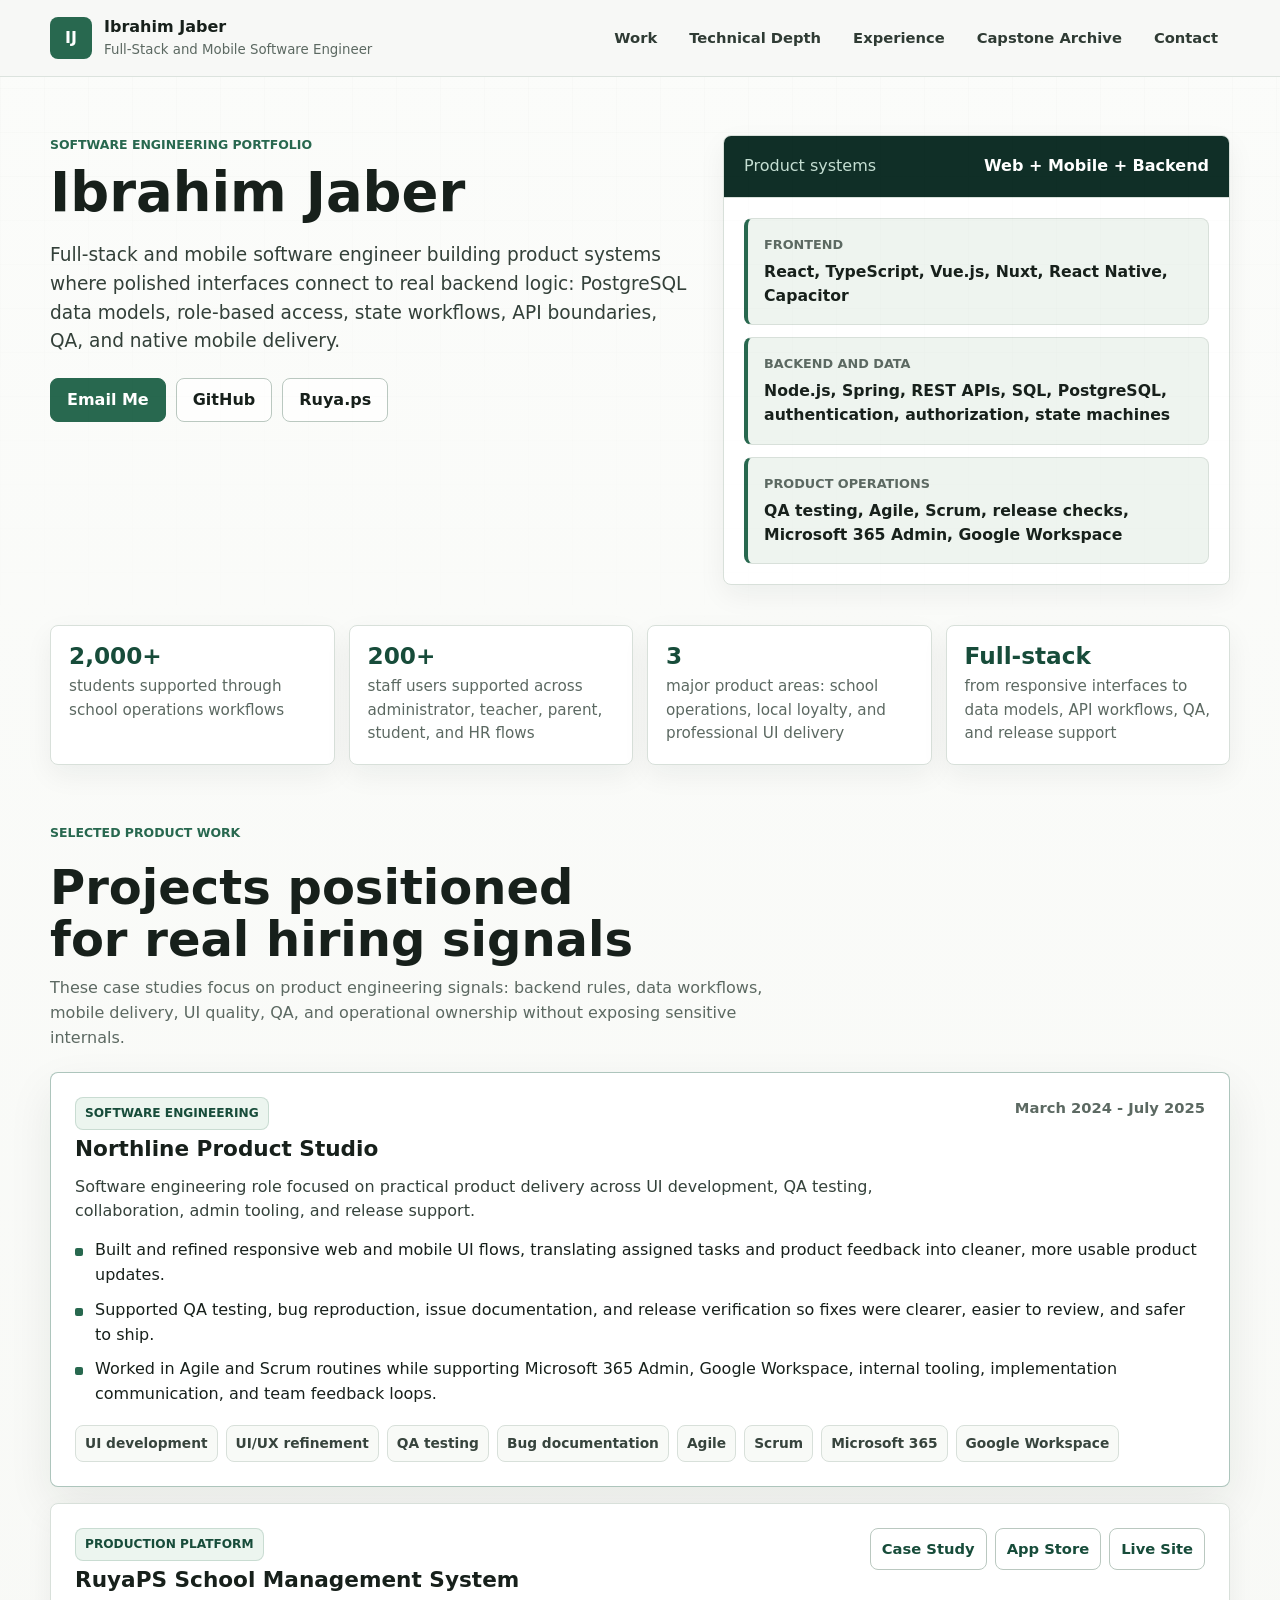
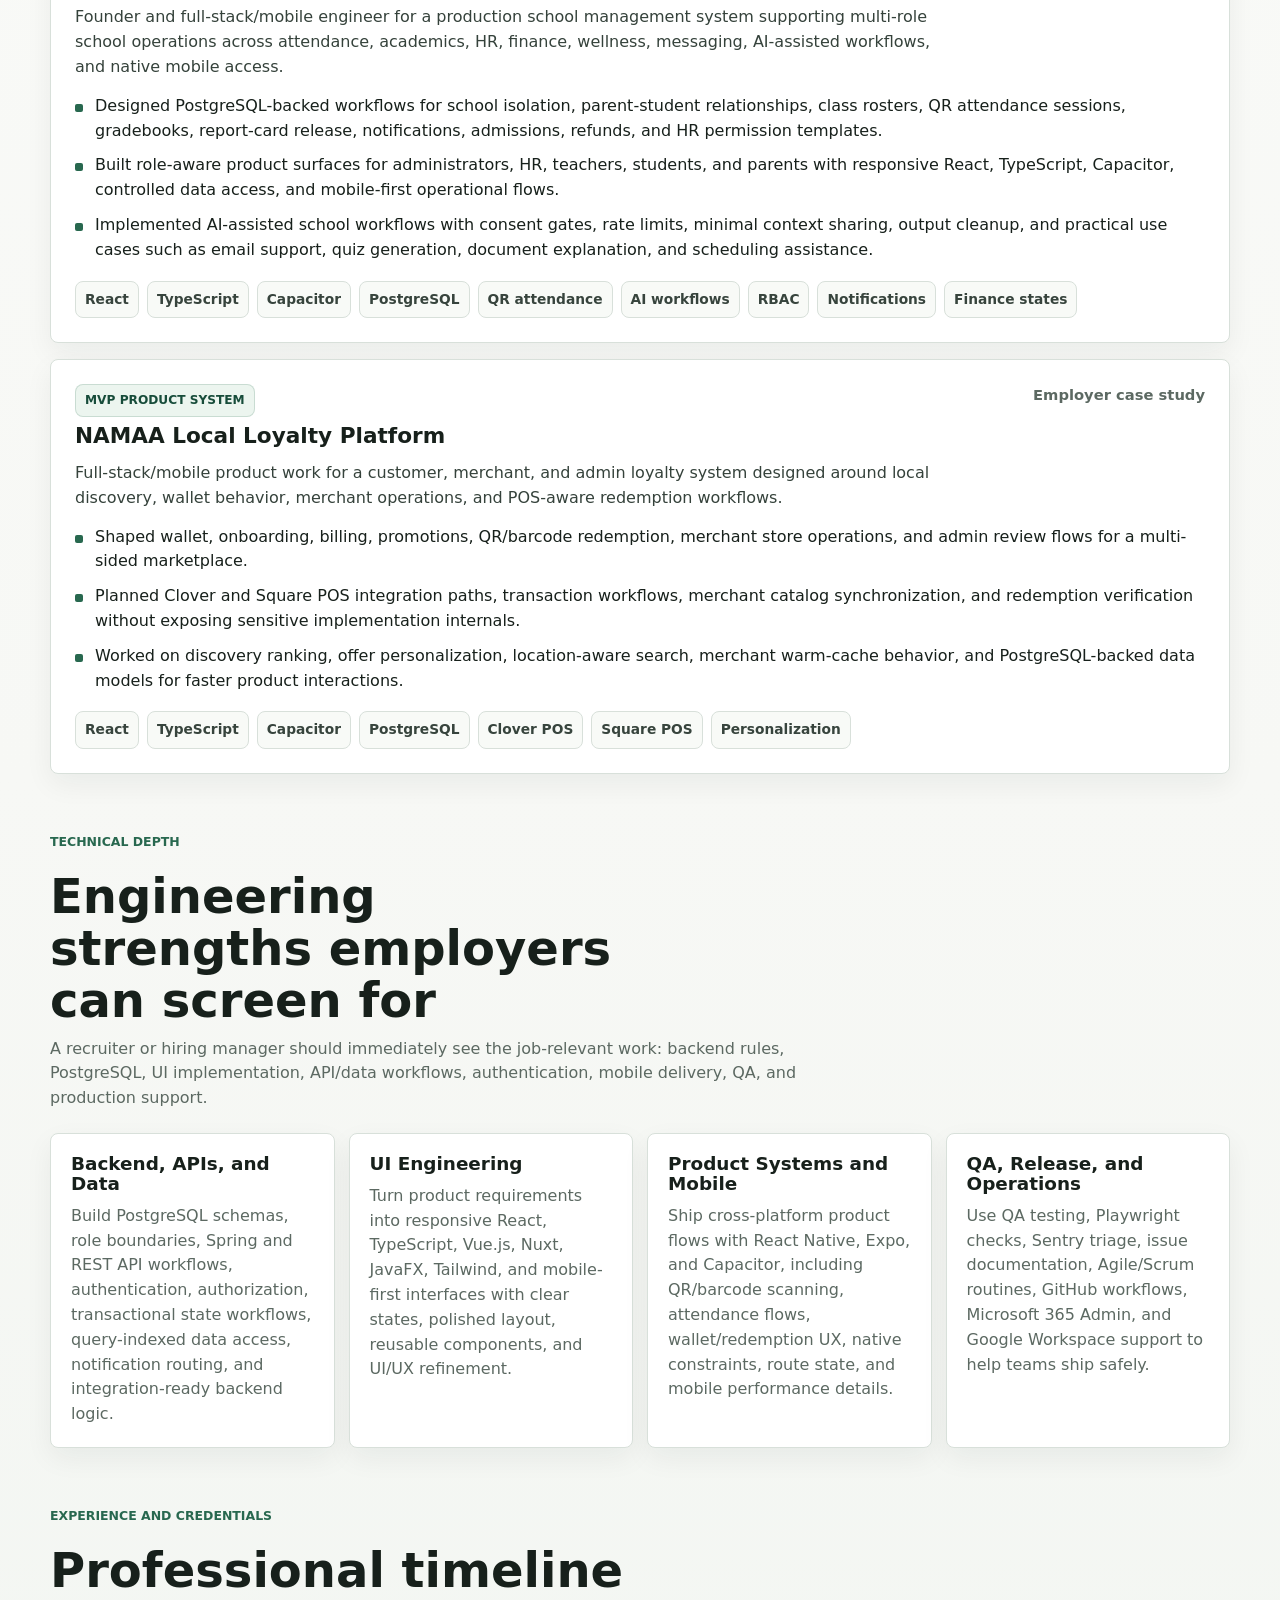
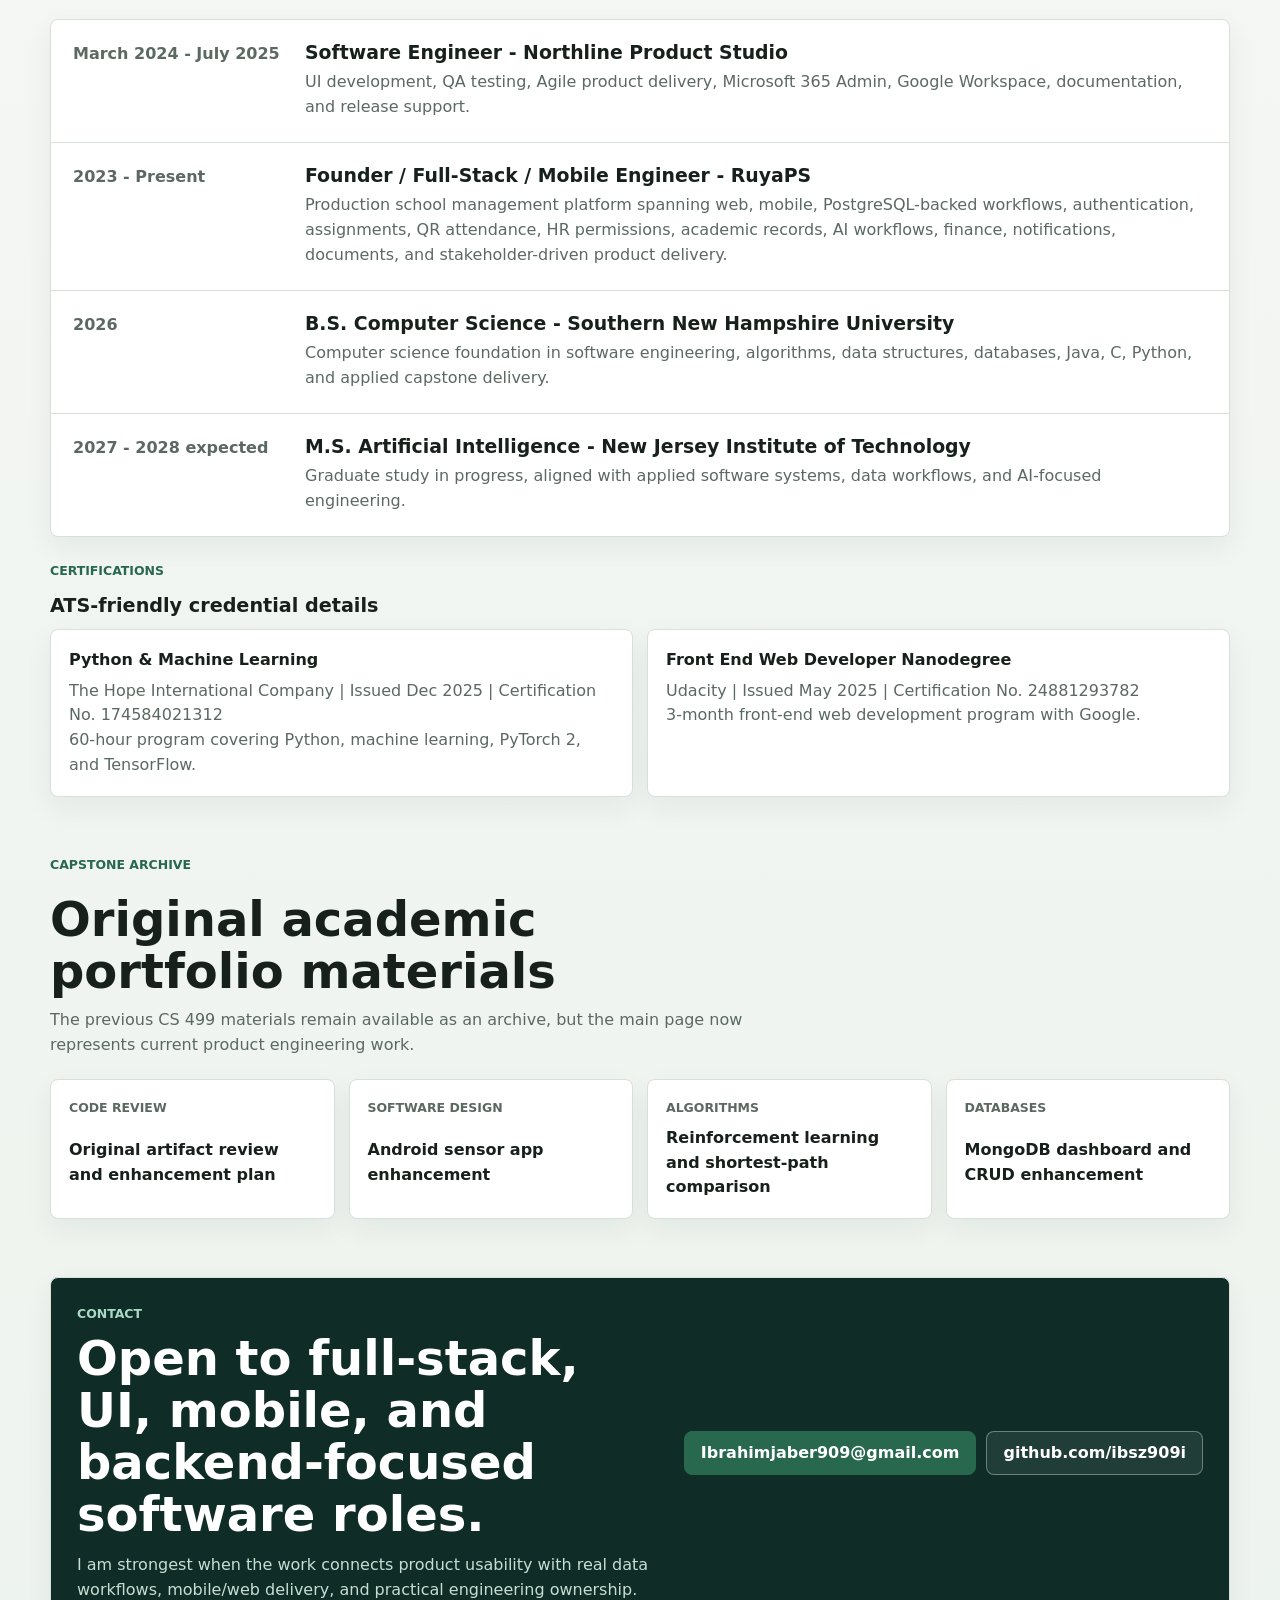
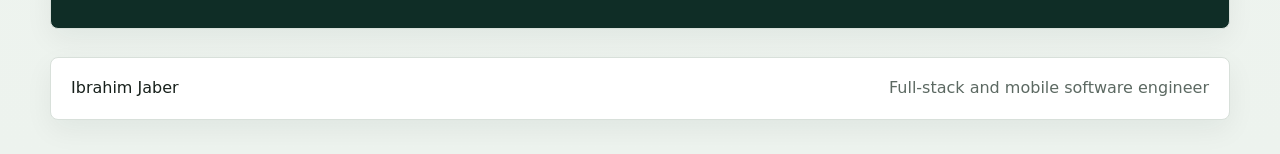
<file: index.html>
<!DOCTYPE html>
<html lang="en">
<head>
  <meta charset="UTF-8">
  <meta name="viewport" content="width=device-width, initial-scale=1.0">
  <meta name="description" content="Ibrahim Jaber is a full-stack and mobile software engineer building production web, mobile, PostgreSQL, POS integration, and operations platforms.">
  <title>Ibrahim Jaber | Full-Stack and Mobile Software Engineer</title>
  <link rel="icon" type="image/svg+xml" href="assets/favicon.svg">
  <link rel="stylesheet" href="assets/style.css">
</head>
<body>
  <header class="site-header">
    <div class="wrap nav-shell">
      <a class="identity" href="#top" aria-label="Ibrahim Jaber home">
        <span class="identity-mark">IJ</span>
        <span>
          <strong>Ibrahim Jaber</strong>
          <small>Full-Stack and Mobile Software Engineer</small>
        </span>
      </a>

      <nav class="site-nav" aria-label="Primary navigation">
        <a href="#work">Work</a>
        <a href="#depth">Technical Depth</a>
        <a href="#experience">Experience</a>
        <a href="#archive">Capstone Archive</a>
        <a href="#contact">Contact</a>
      </nav>
    </div>
  </header>

  <main id="top">
    <section class="hero-section">
      <div class="wrap hero-grid">
        <div class="hero-copy">
          <p class="eyebrow">Software engineering portfolio</p>
          <h1>Ibrahim Jaber</h1>
          <p class="lead">Full-stack and mobile software engineer building product systems where polished interfaces connect to real backend logic: PostgreSQL data models, role-based access, state workflows, API boundaries, QA, and native mobile delivery.</p>

          <div class="hero-actions">
            <a class="button" href="mailto:Ibrahimjaber909@gmail.com">Email Me</a>
            <a class="button-secondary" href="https://github.com/ibsz909i">GitHub</a>
            <a class="button-secondary" href="https://ruya.ps/">Ruya.ps</a>
          </div>
        </div>

        <aside class="system-panel" aria-label="Portfolio highlights">
          <div class="panel-bar">
            <span>Product systems</span>
            <strong>Web + Mobile + Backend</strong>
          </div>
          <div class="system-map">
            <div>
              <span>Frontend</span>
              <strong>React, TypeScript, Vue.js, Nuxt, React Native, Capacitor</strong>
            </div>
            <div>
              <span>Backend and data</span>
              <strong>Node.js, Spring, REST APIs, SQL, PostgreSQL, authentication, authorization, state machines</strong>
            </div>
            <div>
              <span>Product operations</span>
              <strong>QA testing, Agile, Scrum, release checks, Microsoft 365 Admin, Google Workspace</strong>
            </div>
          </div>
        </aside>
      </div>
    </section>

    <section class="wrap proof-grid" aria-label="Portfolio proof points">
      <article class="metric">
        <strong>2,000+</strong>
        <span>students supported through school operations workflows</span>
      </article>
      <article class="metric">
        <strong>200+</strong>
        <span>staff users supported across administrator, teacher, parent, student, and HR flows</span>
      </article>
      <article class="metric">
        <strong>3</strong>
        <span>major product areas: school operations, local loyalty, and professional UI delivery</span>
      </article>
      <article class="metric">
        <strong>Full-stack</strong>
        <span>from responsive interfaces to data models, API workflows, QA, and release support</span>
      </article>
    </section>

    <section id="work" class="wrap section">
      <div class="section-heading">
        <p class="eyebrow">Selected product work</p>
        <h2>Projects positioned for real hiring signals</h2>
        <p>These case studies focus on product engineering signals: backend rules, data workflows, mobile delivery, UI quality, QA, and operational ownership without exposing sensitive internals.</p>
      </div>

      <div class="project-list">
        <article class="project-card featured">
          <div class="project-head">
            <div>
              <span class="kicker">Software engineering</span>
              <h3>Northline Product Studio</h3>
            </div>
            <span class="project-status">March 2024 - July 2025</span>
          </div>
          <p>Software engineering role focused on practical product delivery across UI development, QA testing, collaboration, admin tooling, and release support.</p>
          <ul class="check-list">
            <li>Built and refined responsive web and mobile UI flows, translating assigned tasks and product feedback into cleaner, more usable product updates.</li>
            <li>Supported QA testing, bug reproduction, issue documentation, and release verification so fixes were clearer, easier to review, and safer to ship.</li>
            <li>Worked in Agile and Scrum routines while supporting Microsoft 365 Admin, Google Workspace, internal tooling, implementation communication, and team feedback loops.</li>
          </ul>
          <div class="tag-row">
            <span>UI development</span>
            <span>UI/UX refinement</span>
            <span>QA testing</span>
            <span>Bug documentation</span>
            <span>Agile</span>
            <span>Scrum</span>
            <span>Microsoft 365</span>
            <span>Google Workspace</span>
          </div>
        </article>

        <article class="project-card">
          <div class="project-head">
            <div>
              <span class="kicker">Production platform</span>
              <h3>RuyaPS School Management System</h3>
            </div>
            <div class="project-links">
              <a class="text-link" href="https://github.com/ibsz909i/ruya-case-study">Case Study</a>
              <a class="text-link" href="https://apps.apple.com/us/app/ruyaps/id6760615814">App Store</a>
              <a class="text-link" href="https://ruya.ps/">Live Site</a>
            </div>
          </div>
          <p>Founder and full-stack/mobile engineer for a production school management system supporting multi-role school operations across attendance, academics, HR, finance, wellness, messaging, AI-assisted workflows, and native mobile access.</p>
          <ul class="check-list">
            <li>Designed PostgreSQL-backed workflows for school isolation, parent-student relationships, class rosters, QR attendance sessions, gradebooks, report-card release, notifications, admissions, refunds, and HR permission templates.</li>
            <li>Built role-aware product surfaces for administrators, HR, teachers, students, and parents with responsive React, TypeScript, Capacitor, controlled data access, and mobile-first operational flows.</li>
            <li>Implemented AI-assisted school workflows with consent gates, rate limits, minimal context sharing, output cleanup, and practical use cases such as email support, quiz generation, document explanation, and scheduling assistance.</li>
          </ul>
          <div class="tag-row">
            <span>React</span>
            <span>TypeScript</span>
            <span>Capacitor</span>
            <span>PostgreSQL</span>
            <span>QR attendance</span>
            <span>AI workflows</span>
            <span>RBAC</span>
            <span>Notifications</span>
            <span>Finance states</span>
          </div>
        </article>

        <article class="project-card">
          <div class="project-head">
            <div>
              <span class="kicker">MVP product system</span>
              <h3>NAMAA Local Loyalty Platform</h3>
            </div>
            <span class="project-status">Employer case study</span>
          </div>
          <p>Full-stack/mobile product work for a customer, merchant, and admin loyalty system designed around local discovery, wallet behavior, merchant operations, and POS-aware redemption workflows.</p>
          <ul class="check-list">
            <li>Shaped wallet, onboarding, billing, promotions, QR/barcode redemption, merchant store operations, and admin review flows for a multi-sided marketplace.</li>
            <li>Planned Clover and Square POS integration paths, transaction workflows, merchant catalog synchronization, and redemption verification without exposing sensitive implementation internals.</li>
            <li>Worked on discovery ranking, offer personalization, location-aware search, merchant warm-cache behavior, and PostgreSQL-backed data models for faster product interactions.</li>
          </ul>
          <div class="tag-row">
            <span>React</span>
            <span>TypeScript</span>
            <span>Capacitor</span>
            <span>PostgreSQL</span>
            <span>Clover POS</span>
            <span>Square POS</span>
            <span>Personalization</span>
          </div>
        </article>
      </div>
    </section>

    <section id="depth" class="wrap section">
      <div class="section-heading">
        <p class="eyebrow">Technical depth</p>
        <h2>Engineering strengths employers can screen for</h2>
        <p>A recruiter or hiring manager should immediately see the job-relevant work: backend rules, PostgreSQL, UI implementation, API/data workflows, authentication, mobile delivery, QA, and production support.</p>
      </div>

      <div class="skill-grid">
        <article class="skill-card">
          <h3>Backend, APIs, and Data</h3>
          <p>Build PostgreSQL schemas, role boundaries, Spring and REST API workflows, authentication, authorization, transactional state workflows, query-indexed data access, notification routing, and integration-ready backend logic.</p>
        </article>
        <article class="skill-card">
          <h3>UI Engineering</h3>
          <p>Turn product requirements into responsive React, TypeScript, Vue.js, Nuxt, JavaFX, Tailwind, and mobile-first interfaces with clear states, polished layout, reusable components, and UI/UX refinement.</p>
        </article>
        <article class="skill-card">
          <h3>Product Systems and Mobile</h3>
          <p>Ship cross-platform product flows with React Native, Expo, and Capacitor, including QR/barcode scanning, attendance flows, wallet/redemption UX, native constraints, route state, and mobile performance details.</p>
        </article>
        <article class="skill-card">
          <h3>QA, Release, and Operations</h3>
          <p>Use QA testing, Playwright checks, Sentry triage, issue documentation, Agile/Scrum routines, GitHub workflows, Microsoft 365 Admin, and Google Workspace support to help teams ship safely.</p>
        </article>
      </div>
    </section>

    <section id="experience" class="wrap section">
      <div class="section-heading">
        <p class="eyebrow">Experience and credentials</p>
        <h2>Professional timeline</h2>
      </div>

      <div class="timeline">
        <article class="timeline-item">
          <span>March 2024 - July 2025</span>
          <div>
            <h3>Software Engineer - Northline Product Studio</h3>
            <p>UI development, QA testing, Agile product delivery, Microsoft 365 Admin, Google Workspace, documentation, and release support.</p>
          </div>
        </article>
        <article class="timeline-item">
          <span>2023 - Present</span>
          <div>
            <h3>Founder / Full-Stack / Mobile Engineer - RuyaPS</h3>
            <p>Production school management platform spanning web, mobile, PostgreSQL-backed workflows, authentication, assignments, QR attendance, HR permissions, academic records, AI workflows, finance, notifications, documents, and stakeholder-driven product delivery.</p>
          </div>
        </article>
        <article class="timeline-item">
          <span>2026</span>
          <div>
            <h3>B.S. Computer Science - Southern New Hampshire University</h3>
            <p>Computer science foundation in software engineering, algorithms, data structures, databases, Java, C, Python, and applied capstone delivery.</p>
          </div>
        </article>
        <article class="timeline-item">
          <span>2027 - 2028 expected</span>
          <div>
            <h3>M.S. Artificial Intelligence - New Jersey Institute of Technology</h3>
            <p>Graduate study in progress, aligned with applied software systems, data workflows, and AI-focused engineering.</p>
          </div>
        </article>
      </div>

      <div class="credential-heading">
        <p class="eyebrow">Certifications</p>
        <h3>ATS-friendly credential details</h3>
      </div>

      <div class="credential-grid">
        <article class="credential">
          <strong>Python &amp; Machine Learning</strong>
          <span>The Hope International Company | Issued Dec 2025 | Certification No. 174584021312</span>
          <span>60-hour program covering Python, machine learning, PyTorch 2, and TensorFlow.</span>
        </article>
        <article class="credential">
          <strong>Front End Web Developer Nanodegree</strong>
          <span>Udacity | Issued May 2025 | Certification No. 24881293782</span>
          <span>3-month front-end web development program with Google.</span>
        </article>
      </div>
    </section>

    <section id="archive" class="wrap section">
      <div class="section-heading">
        <p class="eyebrow">Capstone archive</p>
        <h2>Original academic portfolio materials</h2>
        <p>The previous CS 499 materials remain available as an archive, but the main page now represents current product engineering work.</p>
      </div>

      <div class="archive-grid">
        <a class="archive-link" href="code-review.html">
          <span>Code Review</span>
          <strong>Original artifact review and enhancement plan</strong>
        </a>
        <a class="archive-link" href="software.html">
          <span>Software Design</span>
          <strong>Android sensor app enhancement</strong>
        </a>
        <a class="archive-link" href="algorithms.html">
          <span>Algorithms</span>
          <strong>Reinforcement learning and shortest-path comparison</strong>
        </a>
        <a class="archive-link" href="databases.html">
          <span>Databases</span>
          <strong>MongoDB dashboard and CRUD enhancement</strong>
        </a>
      </div>
    </section>

    <section id="contact" class="wrap contact-section">
      <div>
        <p class="eyebrow">Contact</p>
        <h2>Open to full-stack, UI, mobile, and backend-focused software roles.</h2>
        <p>I am strongest when the work connects product usability with real data workflows, mobile/web delivery, and practical engineering ownership.</p>
      </div>
      <div class="contact-actions">
        <a class="button" href="mailto:Ibrahimjaber909@gmail.com">Ibrahimjaber909@gmail.com</a>
        <a class="button-secondary" href="https://github.com/ibsz909i">github.com/ibsz909i</a>
      </div>
    </section>
  </main>

  <footer class="footer">
    <div class="wrap footer-shell">
      <p>Ibrahim Jaber</p>
      <p class="footer-note">Full-stack and mobile software engineer</p>
    </div>
  </footer>
</body>
</html>
</file>
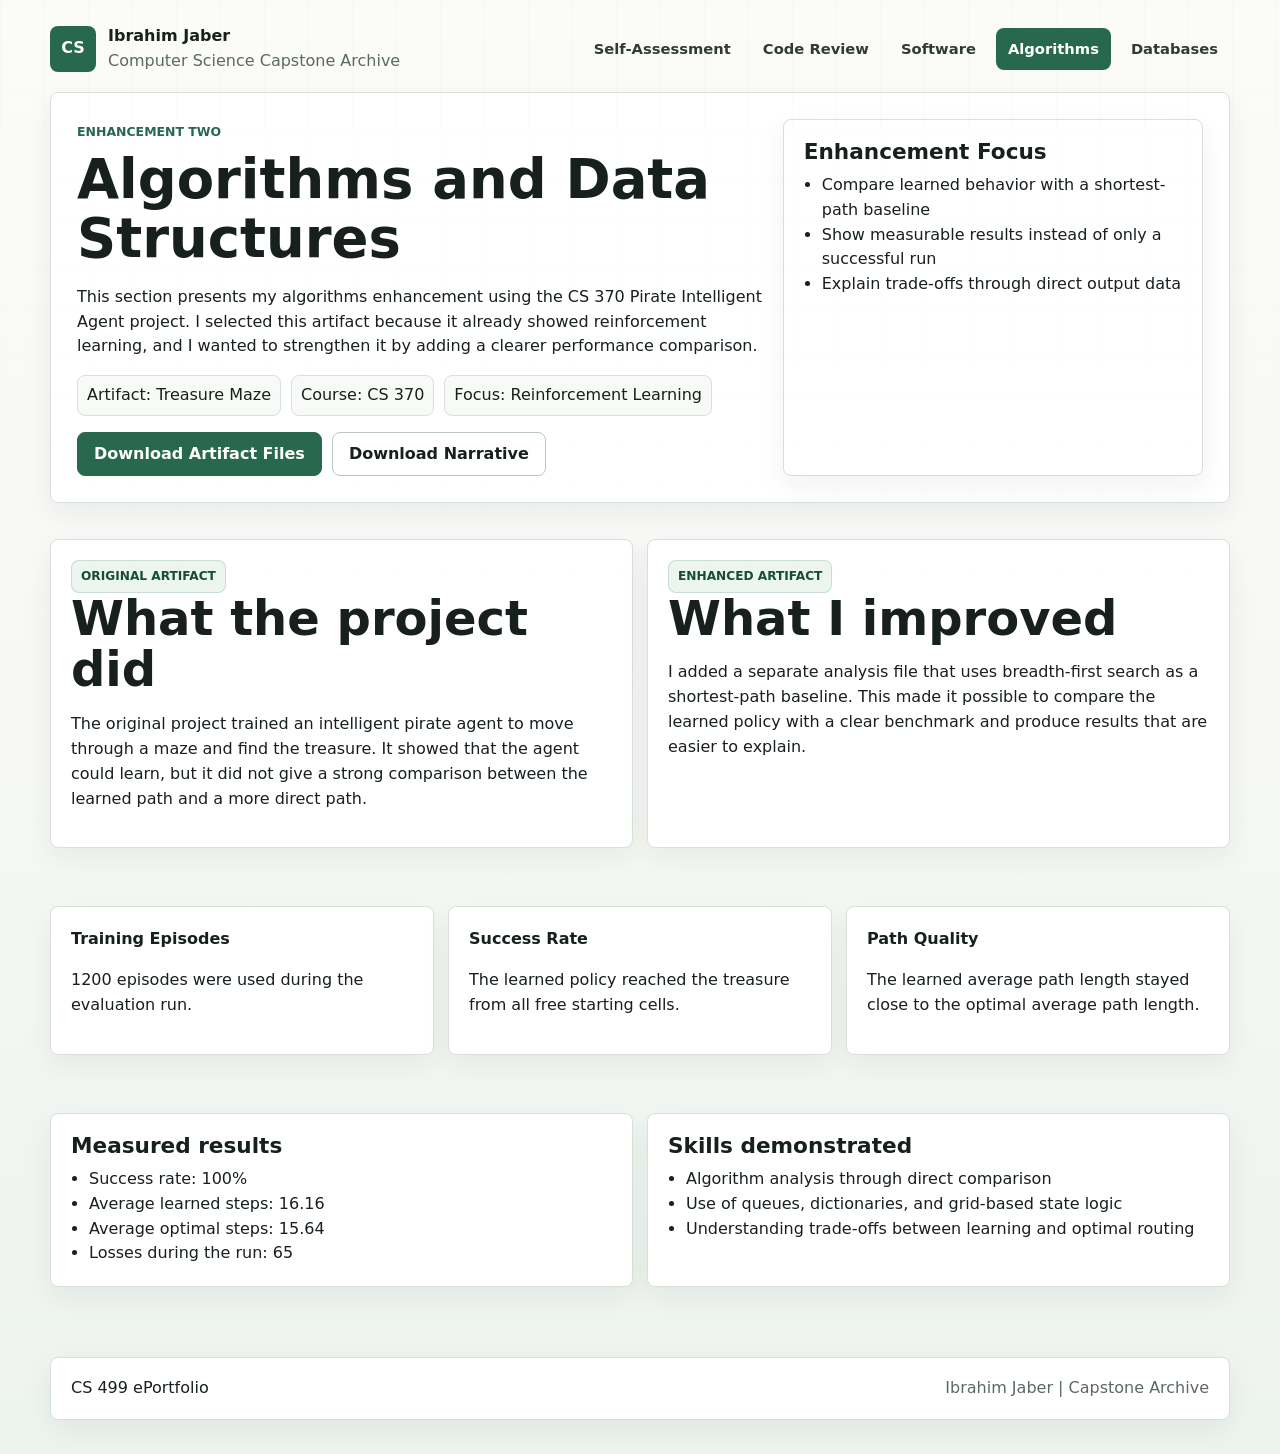
<file: algorithms.html>
<!DOCTYPE html>
<html lang="en">
<head>
  <meta charset="UTF-8">
  <meta name="viewport" content="width=device-width, initial-scale=1.0">
  <title>Algorithms and Data Structures | Ibrahim Jaber</title>
  <link rel="icon" type="image/svg+xml" href="assets/favicon.svg">
  <link rel="stylesheet" href="assets/style.css">
</head>
<body>
  <header class="topbar">
    <div class="wrap">
      <div class="brand-row">
        <div class="brand">
          <div class="brand-mark">CS</div>
          <div class="brand-copy">
            <strong>Ibrahim Jaber</strong>
            <span>Computer Science Capstone Archive</span>
          </div>
        </div>
        <nav class="site-nav">
          <a href="index.html">Self-Assessment</a>
          <a href="code-review.html">Code Review</a>
          <a href="software.html">Software</a>
          <a class="active" href="algorithms.html">Algorithms</a>
          <a href="databases.html">Databases</a>
        </nav>
      </div>

      <section class="hero-panel">
        <div class="hero-layout">
          <div class="hero-copy">
            <span class="eyebrow">Enhancement Two</span>
            <h1>Algorithms and Data Structures</h1>
            <p>This section presents my algorithms enhancement using the CS 370 Pirate Intelligent Agent project. I selected this artifact because it already showed reinforcement learning, and I wanted to strengthen it by adding a clearer performance comparison.</p>
            <div class="artifact-meta">
              <span>Artifact: Treasure Maze</span>
              <span>Course: CS 370</span>
              <span>Focus: Reinforcement Learning</span>
            </div>
            <div class="download-row">
              <a class="button" href="files/CS499_Enhancement_Two_Algorithms_Artifact_Ibrahim_Jabr.zip">Download Artifact Files</a>
              <a class="button-secondary" href="files/CS499_Milestone_Three_Algorithms_Narrative_Ibrahim_Jabr.docx">Download Narrative</a>
            </div>
          </div>
          <aside class="hero-side">
            <section class="callout">
              <h3>Enhancement Focus</h3>
              <ul class="list-clean">
                <li>Compare learned behavior with a shortest-path baseline</li>
                <li>Show measurable results instead of only a successful run</li>
                <li>Explain trade-offs through direct output data</li>
              </ul>
            </section>
          </aside>
        </div>
      </section>
    </div>
  </header>

  <main class="main">
    <div class="wrap">
      <section class="feature-grid">
        <article class="card">
          <span class="kicker">Original Artifact</span>
          <h2>What the project did</h2>
          <p>The original project trained an intelligent pirate agent to move through a maze and find the treasure. It showed that the agent could learn, but it did not give a strong comparison between the learned path and a more direct path.</p>
        </article>
        <article class="card">
          <span class="kicker">Enhanced Artifact</span>
          <h2>What I improved</h2>
          <p>I added a separate analysis file that uses breadth-first search as a shortest-path baseline. This made it possible to compare the learned policy with a clear benchmark and produce results that are easier to explain.</p>
        </article>
      </section>

      <section class="section">
        <div class="mini-grid">
          <article class="mini-card">
            <strong>Training Episodes</strong>
            <p>1200 episodes were used during the evaluation run.</p>
          </article>
          <article class="mini-card">
            <strong>Success Rate</strong>
            <p>The learned policy reached the treasure from all free starting cells.</p>
          </article>
          <article class="mini-card">
            <strong>Path Quality</strong>
            <p>The learned average path length stayed close to the optimal average path length.</p>
          </article>
        </div>
      </section>

      <section class="section">
        <div class="card-grid">
          <article class="card">
            <h3>Measured results</h3>
            <ul class="list-clean">
              <li>Success rate: 100%</li>
              <li>Average learned steps: 16.16</li>
              <li>Average optimal steps: 15.64</li>
              <li>Losses during the run: 65</li>
            </ul>
          </article>
          <article class="card">
            <h3>Skills demonstrated</h3>
            <ul class="list-clean">
              <li>Algorithm analysis through direct comparison</li>
              <li>Use of queues, dictionaries, and grid-based state logic</li>
              <li>Understanding trade-offs between learning and optimal routing</li>
            </ul>
          </article>
        </div>
      </section>
    </div>
  </main>

  <footer class="footer">
    <div class="wrap">
      <div class="footer-shell">
        <p>CS 499 ePortfolio</p>
        <p class="footer-note">Ibrahim Jaber | Capstone Archive</p>
      </div>
    </div>
  </footer>
</body>
</html>
</file>
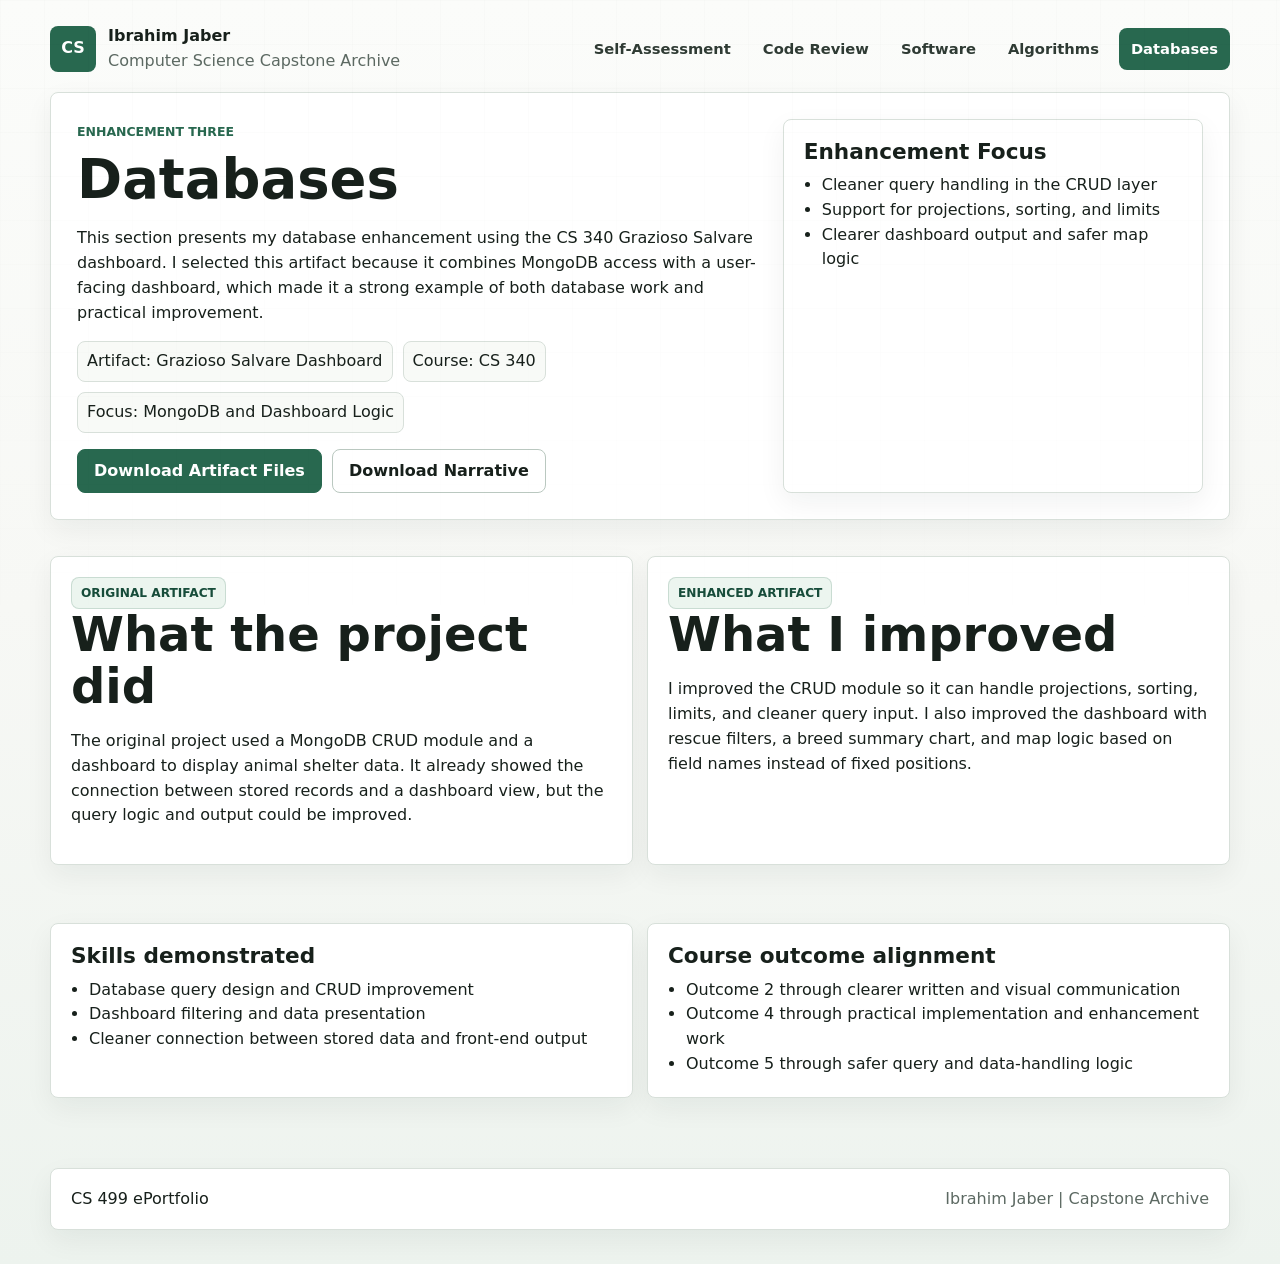
<file: databases.html>
<!DOCTYPE html>
<html lang="en">
<head>
  <meta charset="UTF-8">
  <meta name="viewport" content="width=device-width, initial-scale=1.0">
  <title>Databases | Ibrahim Jaber</title>
  <link rel="icon" type="image/svg+xml" href="assets/favicon.svg">
  <link rel="stylesheet" href="assets/style.css">
</head>
<body>
  <header class="topbar">
    <div class="wrap">
      <div class="brand-row">
        <div class="brand">
          <div class="brand-mark">CS</div>
          <div class="brand-copy">
            <strong>Ibrahim Jaber</strong>
            <span>Computer Science Capstone Archive</span>
          </div>
        </div>
        <nav class="site-nav">
          <a href="index.html">Self-Assessment</a>
          <a href="code-review.html">Code Review</a>
          <a href="software.html">Software</a>
          <a href="algorithms.html">Algorithms</a>
          <a class="active" href="databases.html">Databases</a>
        </nav>
      </div>

      <section class="hero-panel">
        <div class="hero-layout">
          <div class="hero-copy">
            <span class="eyebrow">Enhancement Three</span>
            <h1>Databases</h1>
            <p>This section presents my database enhancement using the CS 340 Grazioso Salvare dashboard. I selected this artifact because it combines MongoDB access with a user-facing dashboard, which made it a strong example of both database work and practical improvement.</p>
            <div class="artifact-meta">
              <span>Artifact: Grazioso Salvare Dashboard</span>
              <span>Course: CS 340</span>
              <span>Focus: MongoDB and Dashboard Logic</span>
            </div>
            <div class="download-row">
              <a class="button" href="files/CS499_Enhancement_Three_Databases_Artifact_Ibrahim_Jabr.zip">Download Artifact Files</a>
              <a class="button-secondary" href="files/CS499_Milestone_Four_Databases_Narrative_Ibrahim_Jabr.docx">Download Narrative</a>
            </div>
          </div>
          <aside class="hero-side">
            <section class="callout">
              <h3>Enhancement Focus</h3>
              <ul class="list-clean">
                <li>Cleaner query handling in the CRUD layer</li>
                <li>Support for projections, sorting, and limits</li>
                <li>Clearer dashboard output and safer map logic</li>
              </ul>
            </section>
          </aside>
        </div>
      </section>
    </div>
  </header>

  <main class="main">
    <div class="wrap">
      <section class="feature-grid">
        <article class="card">
          <span class="kicker">Original Artifact</span>
          <h2>What the project did</h2>
          <p>The original project used a MongoDB CRUD module and a dashboard to display animal shelter data. It already showed the connection between stored records and a dashboard view, but the query logic and output could be improved.</p>
        </article>
        <article class="card">
          <span class="kicker">Enhanced Artifact</span>
          <h2>What I improved</h2>
          <p>I improved the CRUD module so it can handle projections, sorting, limits, and cleaner query input. I also improved the dashboard with rescue filters, a breed summary chart, and map logic based on field names instead of fixed positions.</p>
        </article>
      </section>

      <section class="section">
        <div class="card-grid">
          <article class="card">
            <h3>Skills demonstrated</h3>
            <ul class="list-clean">
              <li>Database query design and CRUD improvement</li>
              <li>Dashboard filtering and data presentation</li>
              <li>Cleaner connection between stored data and front-end output</li>
            </ul>
          </article>
          <article class="card">
            <h3>Course outcome alignment</h3>
            <ul class="list-clean">
              <li>Outcome 2 through clearer written and visual communication</li>
              <li>Outcome 4 through practical implementation and enhancement work</li>
              <li>Outcome 5 through safer query and data-handling logic</li>
            </ul>
          </article>
        </div>
      </section>
    </div>
  </main>

  <footer class="footer">
    <div class="wrap">
      <div class="footer-shell">
        <p>CS 499 ePortfolio</p>
        <p class="footer-note">Ibrahim Jaber | Capstone Archive</p>
      </div>
    </div>
  </footer>
</body>
</html>
</file>
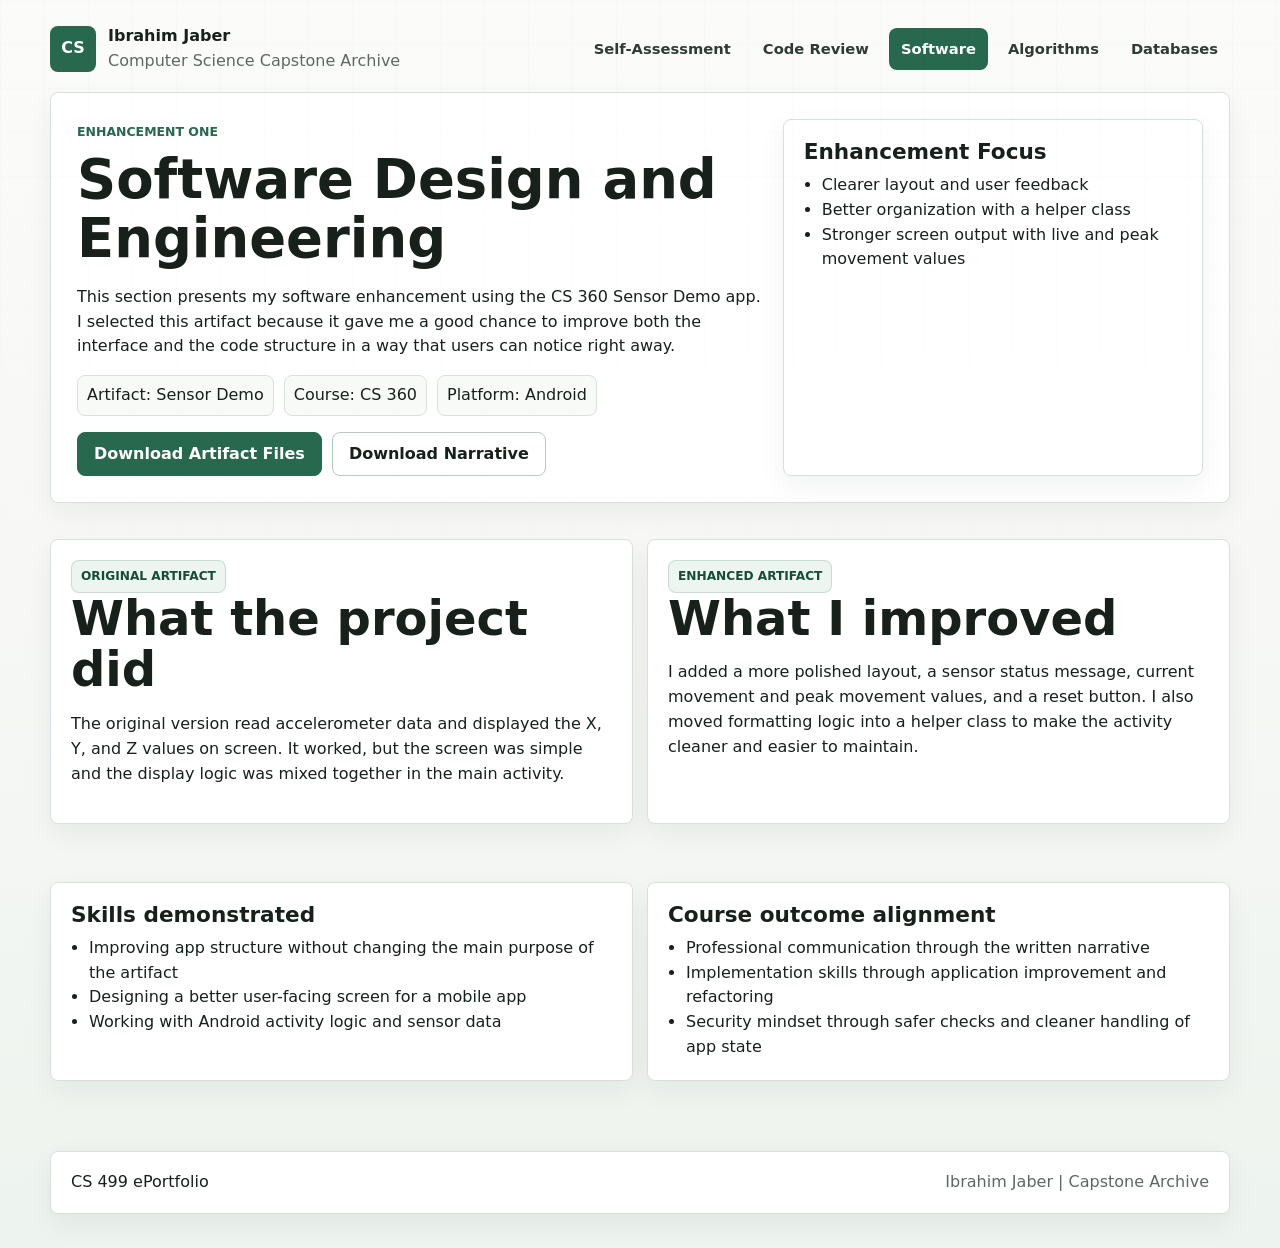
<file: software.html>
<!DOCTYPE html>
<html lang="en">
<head>
  <meta charset="UTF-8">
  <meta name="viewport" content="width=device-width, initial-scale=1.0">
  <title>Software Design and Engineering | Ibrahim Jaber</title>
  <link rel="icon" type="image/svg+xml" href="assets/favicon.svg">
  <link rel="stylesheet" href="assets/style.css">
</head>
<body>
  <header class="topbar">
    <div class="wrap">
      <div class="brand-row">
        <div class="brand">
          <div class="brand-mark">CS</div>
          <div class="brand-copy">
            <strong>Ibrahim Jaber</strong>
            <span>Computer Science Capstone Archive</span>
          </div>
        </div>
        <nav class="site-nav">
          <a href="index.html">Self-Assessment</a>
          <a href="code-review.html">Code Review</a>
          <a class="active" href="software.html">Software</a>
          <a href="algorithms.html">Algorithms</a>
          <a href="databases.html">Databases</a>
        </nav>
      </div>

      <section class="hero-panel">
        <div class="hero-layout">
          <div class="hero-copy">
            <span class="eyebrow">Enhancement One</span>
            <h1>Software Design and Engineering</h1>
            <p>This section presents my software enhancement using the CS 360 Sensor Demo app. I selected this artifact because it gave me a good chance to improve both the interface and the code structure in a way that users can notice right away.</p>
            <div class="artifact-meta">
              <span>Artifact: Sensor Demo</span>
              <span>Course: CS 360</span>
              <span>Platform: Android</span>
            </div>
            <div class="download-row">
              <a class="button" href="files/CS499_Enhancement_One_Software_Artifact_Ibrahim_Jabr.zip">Download Artifact Files</a>
              <a class="button-secondary" href="files/CS499_Milestone_Two_Software_Narrative_Ibrahim_Jabr.docx">Download Narrative</a>
            </div>
          </div>
          <aside class="hero-side">
            <section class="callout">
              <h3>Enhancement Focus</h3>
              <ul class="list-clean">
                <li>Clearer layout and user feedback</li>
                <li>Better organization with a helper class</li>
                <li>Stronger screen output with live and peak movement values</li>
              </ul>
            </section>
          </aside>
        </div>
      </section>
    </div>
  </header>

  <main class="main">
    <div class="wrap">
      <section class="feature-grid">
        <article class="card">
          <span class="kicker">Original Artifact</span>
          <h2>What the project did</h2>
          <p>The original version read accelerometer data and displayed the X, Y, and Z values on screen. It worked, but the screen was simple and the display logic was mixed together in the main activity.</p>
        </article>
        <article class="card">
          <span class="kicker">Enhanced Artifact</span>
          <h2>What I improved</h2>
          <p>I added a more polished layout, a sensor status message, current movement and peak movement values, and a reset button. I also moved formatting logic into a helper class to make the activity cleaner and easier to maintain.</p>
        </article>
      </section>

      <section class="section">
        <div class="card-grid">
          <article class="card">
            <h3>Skills demonstrated</h3>
            <ul class="list-clean">
              <li>Improving app structure without changing the main purpose of the artifact</li>
              <li>Designing a better user-facing screen for a mobile app</li>
              <li>Working with Android activity logic and sensor data</li>
            </ul>
          </article>
          <article class="card">
            <h3>Course outcome alignment</h3>
            <ul class="list-clean">
              <li>Professional communication through the written narrative</li>
              <li>Implementation skills through application improvement and refactoring</li>
              <li>Security mindset through safer checks and cleaner handling of app state</li>
            </ul>
          </article>
        </div>
      </section>
    </div>
  </main>

  <footer class="footer">
    <div class="wrap">
      <div class="footer-shell">
        <p>CS 499 ePortfolio</p>
        <p class="footer-note">Ibrahim Jaber | Capstone Archive</p>
      </div>
    </div>
  </footer>
</body>
</html>
</file>
<file: assets/style.css>
:root {
  --bg: #f7f8f5;
  --surface: #ffffff;
  --surface-alt: #eef4ef;
  --ink: #17201b;
  --muted: #5c6962;
  --line: #d8e0da;
  --line-strong: #bac8c0;
  --green: #28684f;
  --green-dark: #174c3a;
  --blue: #245f86;
  --gold: #9a6b21;
  --shadow: 0 18px 45px rgba(23, 32, 27, 0.08);
  --shadow-soft: 0 10px 28px rgba(23, 32, 27, 0.06);
  --radius: 8px;
}

* {
  box-sizing: border-box;
}

html {
  scroll-behavior: smooth;
}

body {
  margin: 0;
  min-height: 100vh;
  color: var(--ink);
  font-family: Inter, ui-sans-serif, system-ui, -apple-system, BlinkMacSystemFont, "Segoe UI", Arial, sans-serif;
  line-height: 1.55;
  background: linear-gradient(180deg, #fbfcfa 0%, var(--bg) 48%, #edf3ee 100%);
}

body::before {
  content: "";
  position: fixed;
  inset: 0;
  pointer-events: none;
  background-image:
    linear-gradient(rgba(23, 32, 27, 0.035) 1px, transparent 1px),
    linear-gradient(90deg, rgba(23, 32, 27, 0.03) 1px, transparent 1px);
  background-size: 44px 44px;
  mask-image: linear-gradient(180deg, rgba(0, 0, 0, 0.38), transparent 80%);
}

a {
  color: inherit;
}

.wrap {
  width: min(1180px, calc(100% - 40px));
  margin: 0 auto;
}

.site-header {
  position: sticky;
  top: 0;
  z-index: 10;
  border-bottom: 1px solid rgba(216, 224, 218, 0.86);
  background: rgba(247, 248, 245, 0.9);
  backdrop-filter: blur(16px);
}

.nav-shell {
  display: flex;
  align-items: center;
  justify-content: space-between;
  gap: 18px;
  min-height: 76px;
}

.identity {
  display: inline-flex;
  align-items: center;
  gap: 12px;
  min-width: 240px;
  color: var(--ink);
  text-decoration: none;
}

.identity-mark {
  display: grid;
  place-items: center;
  width: 42px;
  height: 42px;
  border-radius: var(--radius);
  background: var(--green);
  color: #fff;
  font-weight: 800;
  letter-spacing: 0;
}

.identity strong,
.identity small {
  display: block;
}

.identity small,
.footer-note {
  color: var(--muted);
}

.site-nav {
  display: flex;
  align-items: center;
  justify-content: flex-end;
  flex-wrap: wrap;
  gap: 8px;
}

.site-nav a,
.button,
.button-secondary,
.text-link {
  min-height: 42px;
  display: inline-flex;
  align-items: center;
  justify-content: center;
  border-radius: var(--radius);
  text-decoration: none;
  font-weight: 700;
  line-height: 1.1;
}

.site-nav a {
  padding: 9px 12px;
  color: #2f3b34;
  font-size: 0.92rem;
}

.site-nav a:hover {
  background: #e7eee9;
}

.site-nav a.active {
  background: var(--green);
  color: #fff;
}

.button,
.button-secondary {
  padding: 12px 16px;
  transition: transform 150ms ease, border-color 150ms ease, background 150ms ease;
}

.button {
  border: 1px solid var(--green);
  background: var(--green);
  color: #fff;
}

.button-secondary {
  border: 1px solid var(--line-strong);
  background: rgba(255, 255, 255, 0.78);
  color: var(--ink);
}

.button:hover,
.button-secondary:hover,
.text-link:hover {
  transform: translateY(-1px);
}

.hero-section {
  padding: 58px 0 18px;
}

.hero-grid {
  display: grid;
  grid-template-columns: minmax(0, 1.12fr) minmax(360px, 0.88fr);
  gap: 28px;
  align-items: stretch;
}

.hero-copy {
  min-width: 0;
}

.eyebrow {
  margin: 0 0 10px;
  color: var(--green);
  font-size: 0.78rem;
  font-weight: 800;
  letter-spacing: 0;
  text-transform: uppercase;
}

h1,
h2,
h3,
p {
  overflow-wrap: anywhere;
}

h1,
h2,
h3 {
  margin: 0;
  line-height: 1.08;
  letter-spacing: 0;
}

h1 {
  max-width: 11ch;
  font-size: 5.6rem;
  font-weight: 850;
}

h2 {
  max-width: 18ch;
  font-size: 3rem;
}

h3 {
  font-size: 1.35rem;
}

.lead {
  max-width: 68ch;
  margin: 18px 0 0;
  color: #334039;
  font-size: 1.16rem;
}

.hero-actions,
.contact-actions {
  display: flex;
  flex-wrap: wrap;
  gap: 10px;
  margin-top: 22px;
}

.system-panel,
.metric,
.project-card,
.skill-card,
.timeline,
.credential,
.archive-link,
.contact-section,
.footer-shell,
.card,
.stat-card,
.mini-card,
.callout {
  border: 1px solid var(--line);
  border-radius: var(--radius);
  background: var(--surface);
  box-shadow: var(--shadow-soft);
}

.system-panel {
  display: grid;
  grid-template-rows: auto 1fr;
  min-width: 0;
  overflow: hidden;
}

.panel-bar {
  display: flex;
  justify-content: space-between;
  gap: 12px;
  padding: 18px 20px;
  border-bottom: 1px solid var(--line);
  background: #102f27;
  color: #fff;
}

.panel-bar span {
  color: #c4ded2;
}

.system-map {
  display: grid;
  gap: 12px;
  padding: 20px;
}

.system-map div {
  padding: 16px;
  border: 1px solid var(--line);
  border-left: 4px solid var(--green);
  border-radius: var(--radius);
  background: var(--surface-alt);
}

.system-map span,
.project-status,
.timeline-item span,
.archive-link span,
.credential span {
  color: var(--muted);
}

.system-map span,
.system-map strong {
  display: block;
}

.system-map span {
  margin-bottom: 5px;
  font-size: 0.8rem;
  font-weight: 800;
  letter-spacing: 0;
  text-transform: uppercase;
}

.system-map strong {
  font-size: 0.98rem;
}

.proof-grid {
  display: grid;
  grid-template-columns: repeat(4, minmax(0, 1fr));
  gap: 14px;
  margin-top: 22px;
}

.metric {
  padding: 18px;
}

.metric strong {
  display: block;
  margin-bottom: 8px;
  color: var(--green-dark);
  font-size: 1.45rem;
  line-height: 1;
}

.metric span {
  display: block;
  color: var(--muted);
  font-size: 0.95rem;
}

.section {
  padding-top: 58px;
}

.section-heading {
  display: grid;
  gap: 10px;
  margin-bottom: 22px;
}

.section-heading p:last-child {
  max-width: 75ch;
  margin: 0;
  color: var(--muted);
}

.project-list {
  display: grid;
  gap: 16px;
}

.project-card {
  padding: 24px;
}

.project-card.featured {
  border-color: rgba(40, 104, 79, 0.38);
  box-shadow: var(--shadow);
}

.project-head {
  display: flex;
  justify-content: space-between;
  align-items: flex-start;
  gap: 18px;
  margin-bottom: 14px;
}

.project-links {
  display: flex;
  flex: 0 0 auto;
  flex-wrap: wrap;
  justify-content: flex-end;
  gap: 8px;
}

.project-head h3 {
  margin-top: 7px;
}

.project-card p {
  max-width: 86ch;
  margin: 0 0 14px;
  color: #35423b;
}

.kicker {
  display: inline-flex;
  width: fit-content;
  padding: 6px 9px;
  border: 1px solid rgba(40, 104, 79, 0.18);
  border-radius: var(--radius);
  background: #ecf5ef;
  color: var(--green-dark);
  font-size: 0.76rem;
  font-weight: 850;
  letter-spacing: 0;
  text-transform: uppercase;
}

.text-link {
  flex: 0 0 auto;
  padding: 9px 11px;
  border: 1px solid var(--line-strong);
  color: var(--green-dark);
  font-size: 0.92rem;
}

.project-status {
  flex: 0 0 auto;
  font-size: 0.92rem;
  font-weight: 800;
}

.check-list {
  display: grid;
  gap: 10px;
  margin: 0;
  padding: 0;
  list-style: none;
}

.check-list li {
  position: relative;
  padding-left: 20px;
}

.check-list li::before {
  content: "";
  position: absolute;
  left: 0;
  top: 0.63em;
  width: 8px;
  height: 8px;
  border-radius: 2px;
  background: var(--green);
}

.tag-row {
  display: flex;
  flex-wrap: wrap;
  gap: 8px;
  margin-top: 18px;
}

.tag-row span {
  padding: 7px 9px;
  border: 1px solid var(--line);
  border-radius: var(--radius);
  background: #f8faf7;
  color: #37443d;
  font-size: 0.86rem;
  font-weight: 750;
}

.skill-grid,
.credential-grid,
.archive-grid {
  display: grid;
  gap: 14px;
}

.skill-grid {
  grid-template-columns: repeat(4, minmax(0, 1fr));
}

.skill-card {
  padding: 20px;
}

.skill-card h3 {
  margin-bottom: 10px;
  font-size: 1.15rem;
}

.skill-card p,
.credential span,
.timeline-item p {
  margin: 0;
  color: var(--muted);
}

.timeline {
  display: grid;
  overflow: hidden;
}

.timeline-item {
  display: grid;
  grid-template-columns: 210px minmax(0, 1fr);
  gap: 22px;
  padding: 22px;
}

.timeline-item + .timeline-item {
  border-top: 1px solid var(--line);
}

.timeline-item span {
  font-weight: 800;
}

.timeline-item h3 {
  margin-bottom: 8px;
  font-size: 1.18rem;
}

.credential-heading {
  display: grid;
  gap: 6px;
  margin: 24px 0 12px;
}

.credential-heading h3 {
  font-size: 1.2rem;
}

.credential-grid {
  grid-template-columns: repeat(2, minmax(0, 1fr));
}

.credential {
  padding: 18px;
}

.credential strong,
.credential span {
  display: block;
}

.credential strong {
  margin-bottom: 6px;
}

.archive-grid {
  grid-template-columns: repeat(4, minmax(0, 1fr));
}

.archive-link {
  display: grid;
  gap: 8px;
  min-height: 132px;
  padding: 18px;
  text-decoration: none;
}

.archive-link:hover {
  border-color: var(--green);
}

.archive-link span {
  font-size: 0.78rem;
  font-weight: 850;
  letter-spacing: 0;
  text-transform: uppercase;
}

.contact-section {
  display: grid;
  grid-template-columns: minmax(0, 1fr) auto;
  gap: 24px;
  align-items: center;
  margin-top: 58px;
  padding: 26px;
  background: #0f2d26;
  color: #fff;
}

.contact-section h2 {
  max-width: 20ch;
}

.contact-section p:last-child {
  max-width: 68ch;
  margin: 12px 0 0;
  color: #c7ddd4;
}

.contact-section .eyebrow {
  color: #a9d9c4;
}

.contact-section .button-secondary {
  border-color: rgba(255, 255, 255, 0.34);
  background: rgba(255, 255, 255, 0.08);
  color: #fff;
}

.contact-actions {
  justify-content: flex-end;
  margin-top: 0;
}

.footer {
  padding: 28px 0 34px;
}

.footer-shell {
  display: flex;
  justify-content: space-between;
  gap: 14px;
  padding: 18px 20px;
}

.footer-shell p {
  margin: 0;
}

/* Capstone archive pages */
.topbar {
  padding: 24px 0 10px;
}

.brand-row {
  display: flex;
  align-items: center;
  justify-content: space-between;
  gap: 18px;
  margin-bottom: 18px;
}

.brand {
  display: flex;
  align-items: center;
  gap: 12px;
}

.brand-mark {
  display: grid;
  place-items: center;
  width: 46px;
  height: 46px;
  border-radius: var(--radius);
  background: var(--green);
  color: #fff;
  font-weight: 800;
}

.brand-copy strong,
.brand-copy span {
  display: block;
}

.brand-copy span,
.meta,
.mini-label {
  color: var(--muted);
}

.hero-panel {
  margin: 10px 0 26px;
  padding: 26px;
  border: 1px solid var(--line);
  border-radius: var(--radius);
  background: var(--surface);
  box-shadow: var(--shadow-soft);
}

.hero-layout {
  display: grid;
  grid-template-columns: minmax(0, 1.55fr) minmax(280px, 0.95fr);
  gap: 20px;
}

.hero-copy p {
  max-width: 74ch;
}

.hero-copy h1 {
  margin: 8px 0 14px;
  max-width: none;
  font-size: 3.4rem;
}

.hero-side {
  display: grid;
  gap: 14px;
}

.callout,
.card,
.stat-card,
.mini-card {
  padding: 20px;
}

.callout h3,
.card h2,
.card h3 {
  margin-bottom: 10px;
}

.main {
  padding-bottom: 42px;
}

.stat-strip,
.card-grid,
.mini-grid,
.feature-grid,
.download-grid,
.outcome-grid {
  display: grid;
  gap: 14px;
}

.stat-strip {
  grid-template-columns: repeat(4, minmax(0, 1fr));
}

.card-grid,
.feature-grid,
.download-grid {
  grid-template-columns: repeat(2, minmax(0, 1fr));
}

.mini-grid {
  grid-template-columns: repeat(3, minmax(0, 1fr));
}

.outcome-grid {
  grid-template-columns: repeat(5, minmax(0, 1fr));
}

.stat-card strong,
.mini-card strong {
  display: block;
  margin-bottom: 8px;
}

.stat-card span {
  display: block;
  color: var(--green);
  font-size: 1.8rem;
  font-weight: 850;
}

.list-clean {
  margin: 0;
  padding-left: 18px;
}

.download-row,
.artifact-meta {
  display: flex;
  flex-wrap: wrap;
  gap: 10px;
  margin-top: 16px;
}

.artifact-meta span {
  padding: 7px 9px;
  border: 1px solid var(--line);
  border-radius: var(--radius);
  background: #f8faf7;
}

.video-frame {
  margin-top: 16px;
  padding: 12px;
  border: 1px solid var(--line);
  border-radius: var(--radius);
  background: var(--surface-alt);
}

video {
  display: block;
  width: 100%;
  border-radius: var(--radius);
  background: #000;
}

@media (max-width: 1040px) {
  .nav-shell {
    align-items: flex-start;
    flex-direction: column;
    padding: 14px 0;
  }

  .site-header {
    position: static;
  }

  .site-nav {
    justify-content: flex-start;
  }

  .hero-grid,
  .skill-grid,
  .archive-grid,
  .proof-grid,
  .outcome-grid,
  .stat-strip {
    grid-template-columns: repeat(2, minmax(0, 1fr));
  }

  .hero-layout,
  .card-grid,
  .feature-grid,
  .download-grid {
    grid-template-columns: repeat(2, minmax(0, 1fr));
  }

  .contact-section {
    grid-template-columns: 1fr;
  }

  .contact-actions {
    justify-content: flex-start;
  }
}

@media (max-width: 760px) {
  .wrap {
    width: min(100% - 24px, 1180px);
  }

  .hero-section {
    padding-top: 36px;
  }

  .identity {
    min-width: 0;
  }

  .identity small {
    font-size: 0.78rem;
  }

  .site-nav {
    display: grid;
    width: 100%;
    grid-template-columns: repeat(2, minmax(0, 1fr));
  }

  .site-nav a,
  .button,
  .button-secondary,
  .text-link {
    width: 100%;
  }

  .hero-grid,
  .proof-grid,
  .skill-grid,
  .credential-grid,
  .archive-grid,
  .hero-layout,
  .card-grid,
  .feature-grid,
  .download-grid,
  .mini-grid,
  .outcome-grid,
  .stat-strip {
    grid-template-columns: 1fr;
  }

  h1 {
    max-width: 100%;
    font-size: 3.4rem;
  }

  h2 {
    max-width: 100%;
    font-size: 2.35rem;
  }

  .project-card,
  .hero-panel,
  .contact-section {
    padding: 18px;
  }

  .project-head,
  .brand-row,
  .footer-shell {
    flex-direction: column;
    align-items: flex-start;
  }

  .project-links {
    width: 100%;
    justify-content: flex-start;
  }

  .timeline-item {
    grid-template-columns: 1fr;
    gap: 8px;
    padding: 18px;
  }

  .panel-bar {
    flex-direction: column;
  }

  .contact-actions,
  .hero-actions {
    width: 100%;
  }
}

@media (max-width: 420px) {
  .identity {
    align-items: flex-start;
  }

  h1 {
    font-size: 2.75rem;
  }
}
</file>
